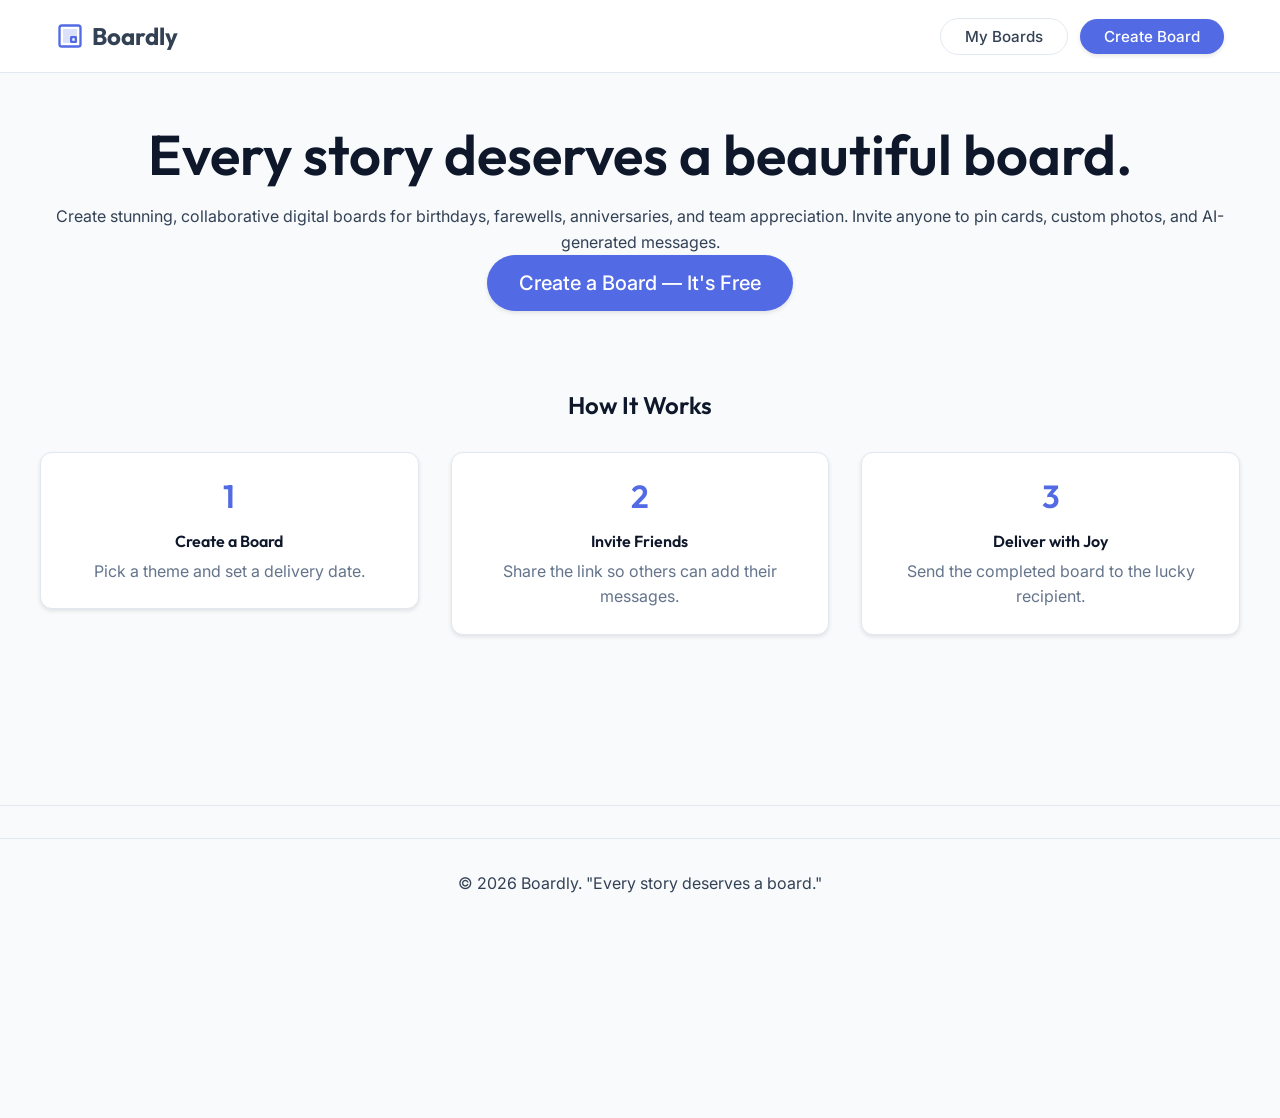
<file: index.html>
<!DOCTYPE html>
<html lang="en">
<head>
  <meta charset="UTF-8" />
  <meta name="viewport" content="width=device-width, initial-scale=1.0" />
  <title>Boardly — Tactile, Collaborative Greeting Boards</title>
  <meta name="description" content="Boardly is a professional collaborative digital board platform. Create gorgeous boards with polaroids, sticky notes, and advanced AI keywords." />
  <meta property="og:title" content="Boardly — Tactile, Collaborative Greeting Boards" />
  <meta property="og:description" content="Create beautiful collaborative digital boards with polaroids, sticky notes, and advanced AI keywords." />
  <meta property="og:type" content="website" />
  <meta property="og:image" content="./assets/og-image.png" />
  <meta name="theme-color" content="#4F46E5" />
  <link rel="icon" type="image/svg+xml" href="./assets/favicon.svg" />
  <link rel="preconnect" href="https://fonts.googleapis.com" />
  <link rel="preconnect" href="https://fonts.gstatic.com" crossorigin />
  <link href="https://fonts.googleapis.com/css2?family=Caveat:wght@400;600;700&family=Inter:wght@300;400;500;600;700&family=Outfit:wght@400;500;600;700;800&display=swap" rel="stylesheet" />
  <link rel="stylesheet" href="./style.css?v=2" />
</head>
<body>
  <div id="app">
    <nav id="navbar"></nav>
    <main id="page-content"></main>
    <footer id="footer-root"></footer>
  </div>

  <!-- Modals container -->
  <div id="modal-root"></div>

  <!-- Confetti canvas -->
  <canvas id="confetti-canvas"></canvas>

  <script type="module" src="./src/main.js?v=2"></script>
</body>
</html>
</file>
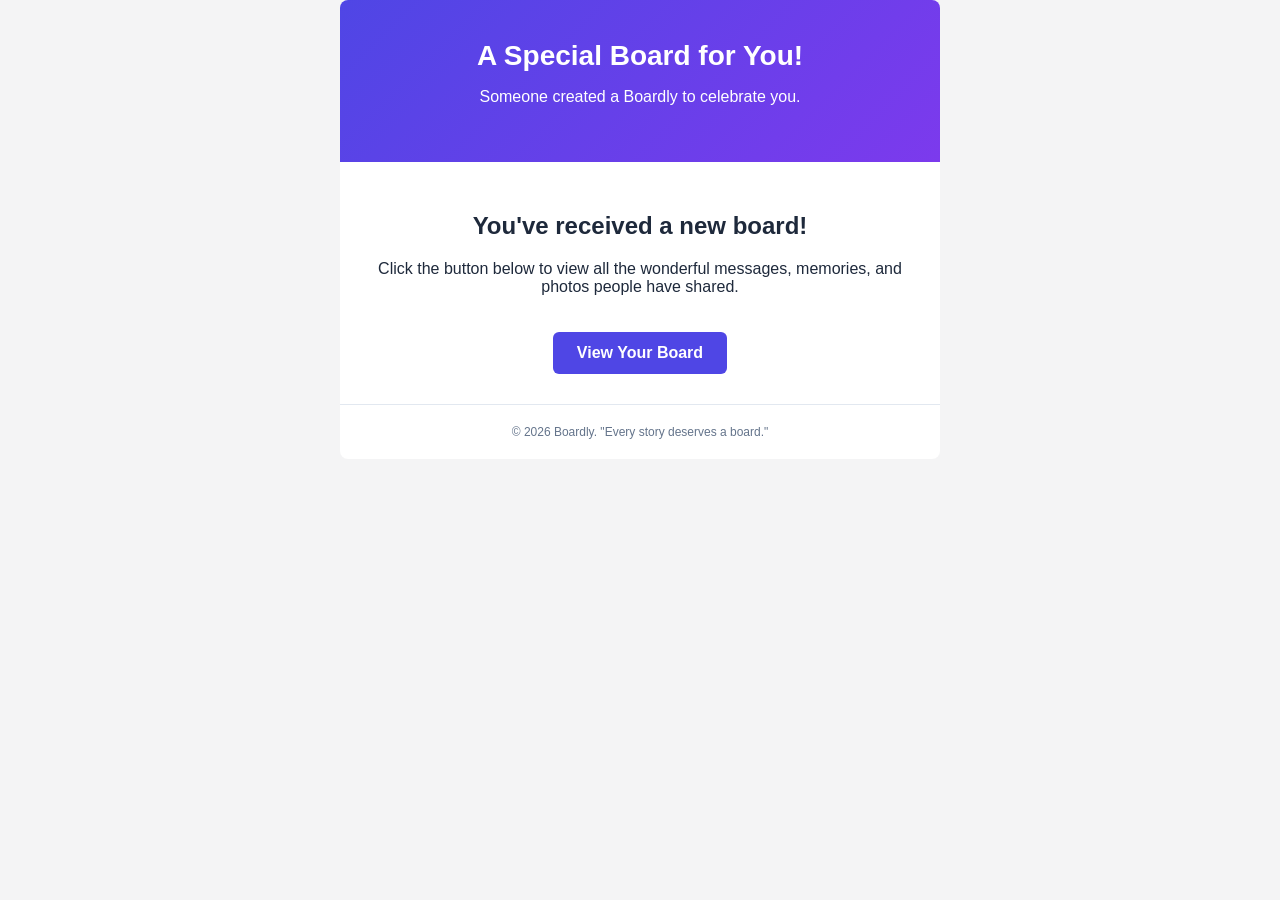
<file: src/assets/email-header.html>
<!DOCTYPE html>
<html>
<head>
<meta charset="UTF-8">
<style>
  body { margin: 0; padding: 0; font-family: 'Inter', sans-serif; background-color: #f4f4f5; }
  .container { max-width: 600px; margin: 0 auto; background-color: #ffffff; border-radius: 8px; overflow: hidden; }
  .header { background: linear-gradient(135deg, #4F46E5, #7C3AED); padding: 40px 20px; text-align: center; color: white; }
  .header h1 { margin: 0; font-size: 28px; font-family: 'Outfit', sans-serif; }
  .content { padding: 30px 20px; text-align: center; color: #1E293B; }
  .btn { display: inline-block; padding: 12px 24px; background-color: #4F46E5; color: white; text-decoration: none; border-radius: 6px; font-weight: bold; margin-top: 20px; }
  .footer { padding: 20px; text-align: center; color: #64748B; font-size: 12px; border-top: 1px solid #E2E8F0; }
</style>
</head>
<body>
  <div class="container">
    <div class="header">
      <h1>A Special Board for You!</h1>
      <p>Someone created a Boardly to celebrate you.</p>
    </div>
    <div class="content">
      <h2>You've received a new board!</h2>
      <p>Click the button below to view all the wonderful messages, memories, and photos people have shared.</p>
      <a href="#" class="btn">View Your Board</a>
    </div>
    <div class="footer">
      &copy; 2026 Boardly. "Every story deserves a board."
    </div>
  </div>
</body>
</html>
</file>
<file: style.css>
:root {
  /* Brand Colors */
  --brand-primary: #526AE4;
  --brand-primary-light: #8E9DF0;
  --brand-primary-dark: #3746A1;
  --brand-accent: #F97316;
  
  /* Neutral Colors */
  --bg-color: #F8FAFC;
  --surface-color: #FFFFFF;
  --text-primary: #334155;
  --text-secondary: #64748B;
  --text-muted: #94A3B8;
  --border-color: #E2E8F0;

  /* Typography */
  --font-heading: 'Outfit', sans-serif;
  --font-body: 'Inter', sans-serif;
  --font-handwriting: 'Caveat', cursive;

  /* Spacing */
  --spacing-1: 0.25rem;
  --spacing-2: 0.5rem;
  --spacing-3: 0.75rem;
  --spacing-4: 1rem;
  --spacing-6: 1.5rem;
  --spacing-8: 2rem;
  --spacing-12: 3rem;
  
  /* Shadows - More pronounced for 3D board effect */
  --shadow-sm: 0 2px 4px rgba(0, 0, 0, 0.1);
  --shadow-md: 0 6px 12px rgba(0, 0, 0, 0.15);
  --shadow-lg: 0 15px 30px rgba(0, 0, 0, 0.2);
  --shadow-xl: 0 25px 50px rgba(0, 0, 0, 0.25);
  
  /* Radii */
  --radius-sm: 0.25rem;
  --radius-md: 0.5rem;
  --radius-lg: 0.75rem;
  --radius-xl: 1rem;
  --radius-full: 9999px;

  /* Z-index */
  --z-nav: 100;
  --z-modal: 1000;
  --z-confetti: 2000;
}

* {
  box-sizing: border-box;
  margin: 0;
  padding: 0;
}

body {
  font-family: var(--font-body);
  background-color: var(--bg-color);
  color: var(--text-primary);
  line-height: 1.6;
  -webkit-font-smoothing: antialiased;
}

h1, h2, h3, h4, h5, h6 {
  font-family: var(--font-heading);
  font-weight: 600;
  line-height: 1.2;
  color: #0F172A;
}

a {
  color: inherit;
  text-decoration: none;
}

button {
  cursor: pointer;
  font-family: inherit;
}

/* Utilities */
.container {
  max-width: 1200px;
  margin: 0 auto;
  padding: 0 var(--spacing-4);
}

/* Buttons */
.btn {
  display: inline-flex;
  align-items: center;
  justify-content: center;
  padding: var(--spacing-2) var(--spacing-6);
  border-radius: var(--radius-full);
  font-weight: 500;
  transition: all 0.2s ease;
  border: none;
  font-size: 0.95rem;
}
.btn-primary {
  background: var(--brand-primary);
  color: white;
  box-shadow: var(--shadow-sm);
}
.btn-primary:hover {
  transform: translateY(-2px);
  box-shadow: var(--shadow-md);
  background: var(--brand-primary-dark);
}
.btn-secondary {
  background-color: var(--surface-color);
  color: var(--text-primary);
  border: 1px solid var(--border-color);
}
.btn-secondary:hover {
  background-color: #F8FAFC;
}

/* Forms */
.input-group {
  margin-bottom: var(--spacing-4);
}
.input-group label {
  display: block;
  margin-bottom: var(--spacing-2);
  font-weight: 500;
  font-size: 0.9rem;
}
.input-group input, .input-group textarea, .input-group select {
  width: 100%;
  padding: 0.75rem 1rem;
  border: 1px solid var(--border-color);
  border-radius: var(--radius-md);
  font-family: inherit;
}

/* Navbar */
.navbar {
  position: sticky;
  top: 0;
  z-index: var(--z-nav);
  background-color: rgba(255, 255, 255, 0.95);
  backdrop-filter: blur(12px);
  border-bottom: 1px solid var(--border-color);
}
.nav-content {
  display: flex;
  justify-content: space-between;
  align-items: center;
  height: 4.5rem;
}
.logo-link {
  display: flex;
  align-items: center;
  gap: var(--spacing-2);
  font-family: var(--font-heading);
  font-size: 1.5rem;
  font-weight: 700;
}
.logo-icon {
  width: 28px;
  height: 28px;
  color: var(--brand-primary);
}

/* Page Layout */
.page {
  animation: fadeIn 0.4s cubic-bezier(0.16, 1, 0.3, 1);
  min-height: calc(100vh - 4.5rem - 6rem);
}
@keyframes fadeIn {
  from { opacity: 0; transform: translateY(15px); }
  to { opacity: 1; transform: translateY(0); }
}

/* Hero Section */
.hero {
  text-align: center;
  padding: var(--spacing-12) 0;
}
.hero h1 {
  font-size: 3.5rem;
  margin-bottom: var(--spacing-4);
}

/* Cards (Standard) */
.card {
  background-color: var(--surface-color);
  border-radius: var(--radius-lg);
  border: 1px solid var(--border-color);
  box-shadow: var(--shadow-sm);
  padding: var(--spacing-6);
}

/* Masonry Grid */
.masonry-grid {
  display: grid;
  grid-template-columns: repeat(auto-fill, minmax(320px, 1fr));
  gap: var(--spacing-8);
  align-items: start;
}

/* Post Card (Polaroid Style) */
.post-card.polaroid {
  background: white;
  padding: 12px 12px 40px 12px;
  border-radius: 4px;
  box-shadow: 0 4px 15px rgba(0,0,0,0.15);
  position: relative;
  transition: transform 0.3s;
}
.post-card.polaroid .post-text {
  font-family: var(--font-handwriting);
  font-size: 1.5rem;
  color: #333;
  text-align: center;
  margin-top: 15px;
  line-height: 1.2;
}
.post-card.polaroid::before {
  content: '';
  position: absolute;
  top: -15px;
  left: 50%;
  transform: translateX(-50%) rotate(-3deg);
  width: 80px;
  height: 30px;
  background: rgba(255, 255, 255, 0.4);
  box-shadow: 0 1px 3px rgba(0,0,0,0.2);
  z-index: 10;
}

/* Post Card (Sticky Note Style) */
.post-card.sticky {
  padding: 30px 20px 20px 20px;
  border-radius: 2px 2px 20px 2px;
  box-shadow: 2px 4px 6px rgba(0,0,0,0.15), inset 0 -15px 15px -15px rgba(0,0,0,0.1);
  position: relative;
  transition: transform 0.3s;
}
.post-card.sticky::before {
  content: '';
  position: absolute;
  top: 10px;
  left: 50%;
  transform: translateX(-50%);
  width: 15px;
  height: 15px;
  border-radius: 50%;
  background: radial-gradient(circle at 30% 30%, #ef4444, #991b1b);
  box-shadow: 1px 2px 4px rgba(0,0,0,0.4), inset -2px -2px 4px rgba(0,0,0,0.3);
  z-index: 10;
}
.post-card.sticky .post-text {
  font-family: var(--font-handwriting);
  font-size: 1.4rem;
  line-height: 1.3;
}

/* Shared Post Card Elements */
.post-image {
  width: 100%;
  object-fit: cover;
  max-height: 250px;
}
.post-card.polaroid .post-image {
  border: 1px solid #eee;
}
.post-card.sticky .post-image {
  border-radius: 4px;
  margin-bottom: 10px;
  box-shadow: 0 1px 3px rgba(0,0,0,0.1);
}
.post-author {
  font-weight: 700;
  font-family: var(--font-handwriting);
  font-size: 1.2rem;
  color: inherit;
  opacity: 0.8;
}

/* Theme Picker */
.theme-grid {
  display: grid;
  grid-template-columns: repeat(auto-fill, minmax(140px, 1fr));
  gap: var(--spacing-4);
  margin-bottom: var(--spacing-4);
}
.theme-option {
  height: 100px;
  border-radius: var(--radius-md);
  border: 2px solid transparent;
  cursor: pointer;
  display: flex;
  align-items: center;
  justify-content: center;
  font-weight: 600;
  color: #fff;
  text-shadow: 0 1px 4px rgba(0,0,0,0.8);
  transition: transform 0.2s;
  background-size: cover !important;
}
.theme-option.selected {
  border-color: var(--brand-primary);
  box-shadow: 0 0 0 2px var(--surface-color), 0 0 0 4px var(--brand-primary);
}

/* Board Header (Title plaque) */
.board-header {
  padding: var(--spacing-6) var(--spacing-8);
  margin: var(--spacing-8) auto;
  max-width: 800px;
  background: white;
  border-radius: var(--radius-lg);
  box-shadow: var(--shadow-md);
  text-align: center;
  position: relative;
  z-index: 5;
  border-top: 8px solid var(--brand-primary);
}
.board-header h1 {
  font-size: 2.5rem;
  margin-bottom: var(--spacing-2);
}

/* Modal */
.modal-overlay {
  position: fixed;
  inset: 0;
  background-color: rgba(15, 23, 42, 0.6);
  backdrop-filter: blur(4px);
  z-index: var(--z-modal);
  display: flex;
  align-items: center;
  justify-content: center;
  opacity: 0;
  pointer-events: none;
  transition: opacity 0.3s ease;
}
.modal-overlay.active {
  opacity: 1;
  pointer-events: auto;
}
.modal-content {
  background-color: var(--surface-color);
  border-radius: var(--radius-xl);
  width: 90%;
  max-width: 650px;
  max-height: 90vh;
  overflow-y: auto;
  padding: 0;
  transform: scale(0.95);
  transition: transform 0.3s;
  box-shadow: var(--shadow-xl);
}
.modal-overlay.active .modal-content {
  transform: scale(1);
}
.modal-header {
  display: flex;
  justify-content: space-between;
  align-items: center;
  padding: var(--spacing-6);
  border-bottom: 1px solid var(--border-color);
}
.modal-body {
  padding: var(--spacing-6);
}
.modal-close {
  background: none;
  border: none;
  font-size: 1.5rem;
  cursor: pointer;
  display: flex;
  align-items: center;
  justify-content: center;
  width: 32px;
  height: 32px;
  border-radius: var(--radius-full);
}
.modal-close:hover {
  background: var(--bg-color);
}

/* Tabs */
.tabs {
  display: flex;
  border-bottom: 1px solid var(--border-color);
  margin-bottom: var(--spacing-4);
}
.tab-btn {
  padding: var(--spacing-3) var(--spacing-4);
  background: none;
  border: none;
  border-bottom: 2px solid transparent;
  font-weight: 500;
  color: var(--text-secondary);
}
.tab-btn.active {
  color: var(--brand-primary);
  border-bottom-color: var(--brand-primary);
}
.tab-content { display: none; }
.tab-content.active { display: block; animation: fadeIn 0.3s; }

/* Multi-select Pills */
.pill-container {
  display: flex;
  flex-wrap: wrap;
  gap: 8px;
}
.keyword-pill {
  padding: 6px 16px;
  border-radius: 20px;
  border: 1px solid var(--border-color);
  background: var(--surface-color);
  color: var(--text-secondary);
  font-size: 0.9rem;
  cursor: pointer;
  transition: all 0.2s;
  user-select: none;
}
.keyword-pill.active {
  background: var(--brand-primary);
  color: white;
  border-color: var(--brand-primary);
}

/* Loading */
.ai-loading {
  display: flex;
  align-items: center;
  gap: 8px;
  color: var(--brand-primary);
  font-size: 0.9rem;
  padding: var(--spacing-2) 0;
}
.spinner {
  width: 16px;
  height: 16px;
  border: 2px solid var(--brand-primary-light);
  border-top-color: var(--brand-primary);
  border-radius: 50%;
  animation: spin 1s linear infinite;
}
@keyframes spin { to { transform: rotate(360deg); } }

/* Floating Action Button */
.fab {
  position: fixed;
  bottom: var(--spacing-8);
  right: var(--spacing-8);
  width: 60px;
  height: 60px;
  border-radius: var(--radius-full);
  background: var(--brand-primary);
  color: white;
  display: flex;
  align-items: center;
  justify-content: center;
  box-shadow: var(--shadow-md);
  border: none;
  z-index: 90;
}
.fab:hover { transform: scale(1.1); box-shadow: var(--shadow-lg); }

/* Color Picker */
.color-picker { display: flex; flex-wrap: wrap; gap: 12px; }
.color-swatch { width: 36px; height: 36px; border-radius: 50%; cursor: pointer; border: 2px solid transparent; }
.color-swatch.selected { border-color: var(--brand-primary); box-shadow: 0 0 0 2px #fff, 0 0 0 4px var(--brand-primary); }

footer { text-align: center; padding: var(--spacing-8) 0; border-top: 1px solid var(--border-color); margin-top: auto; }
</file>
